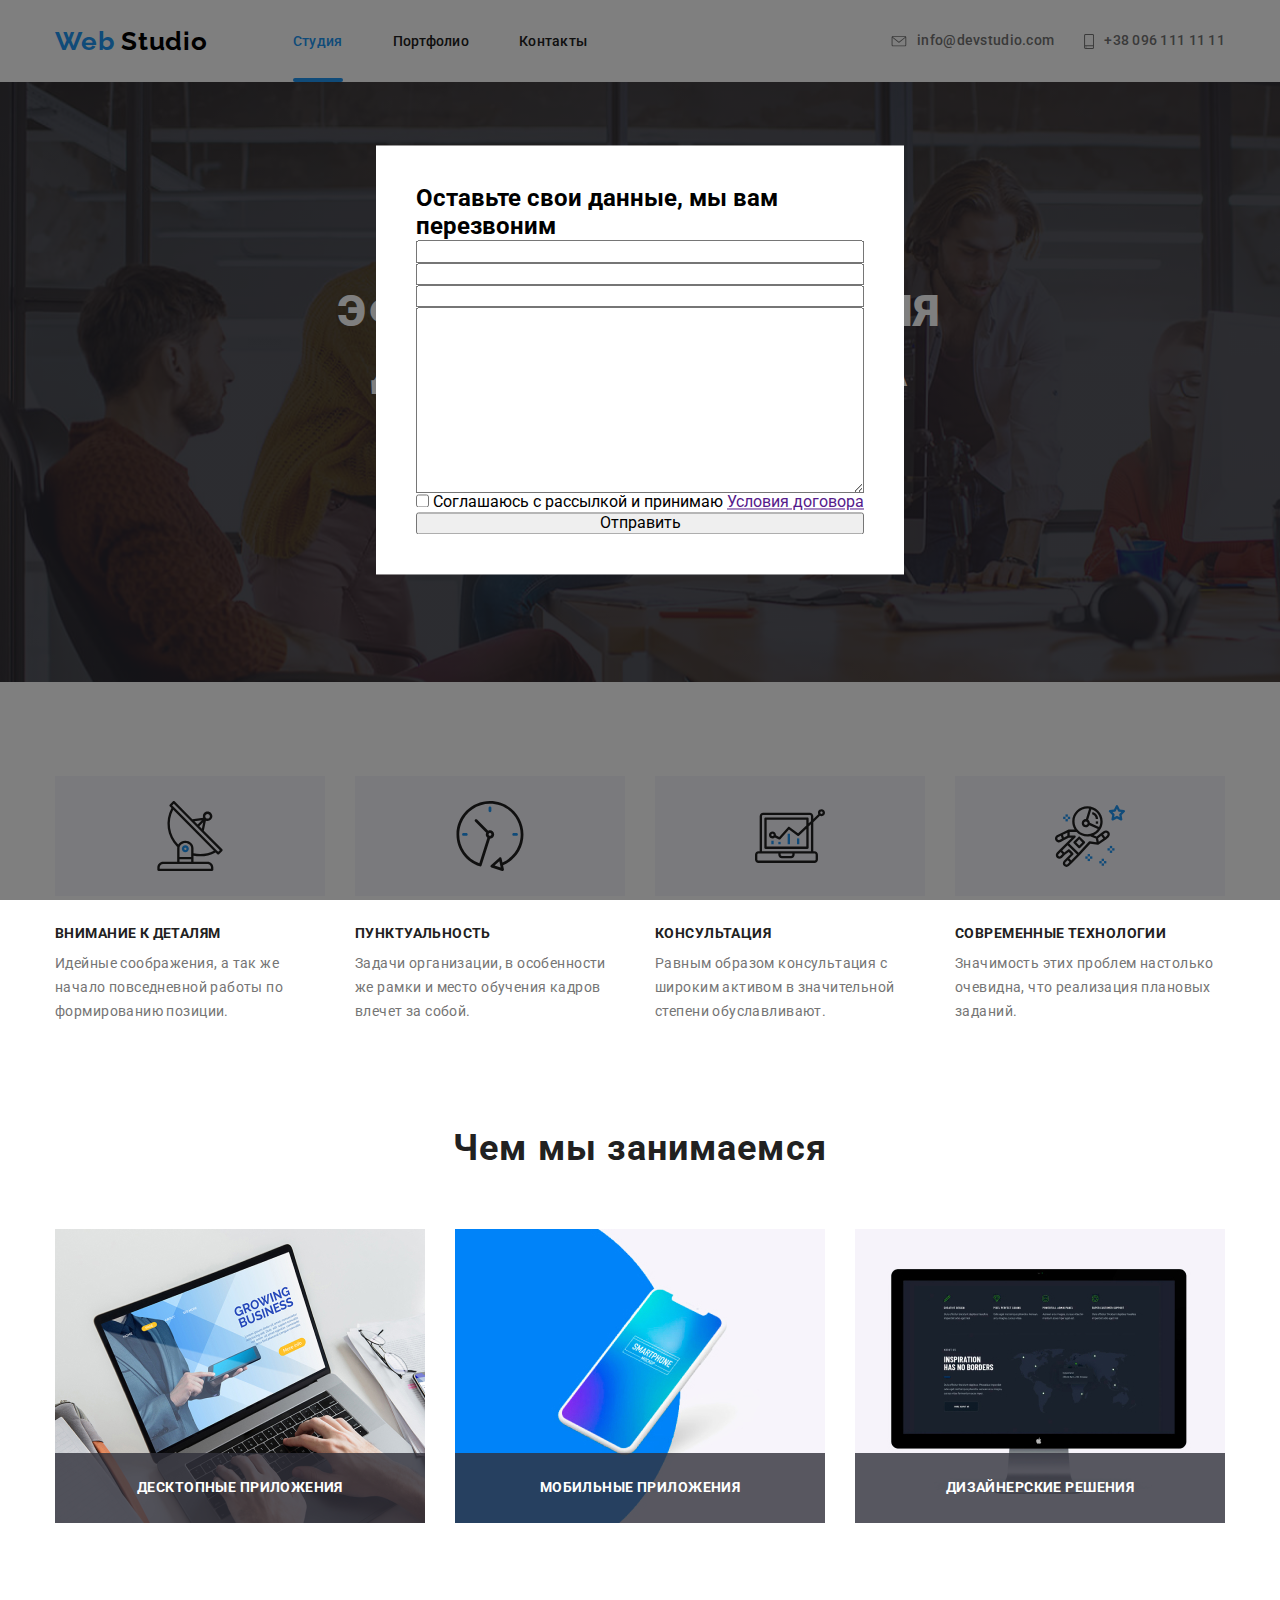
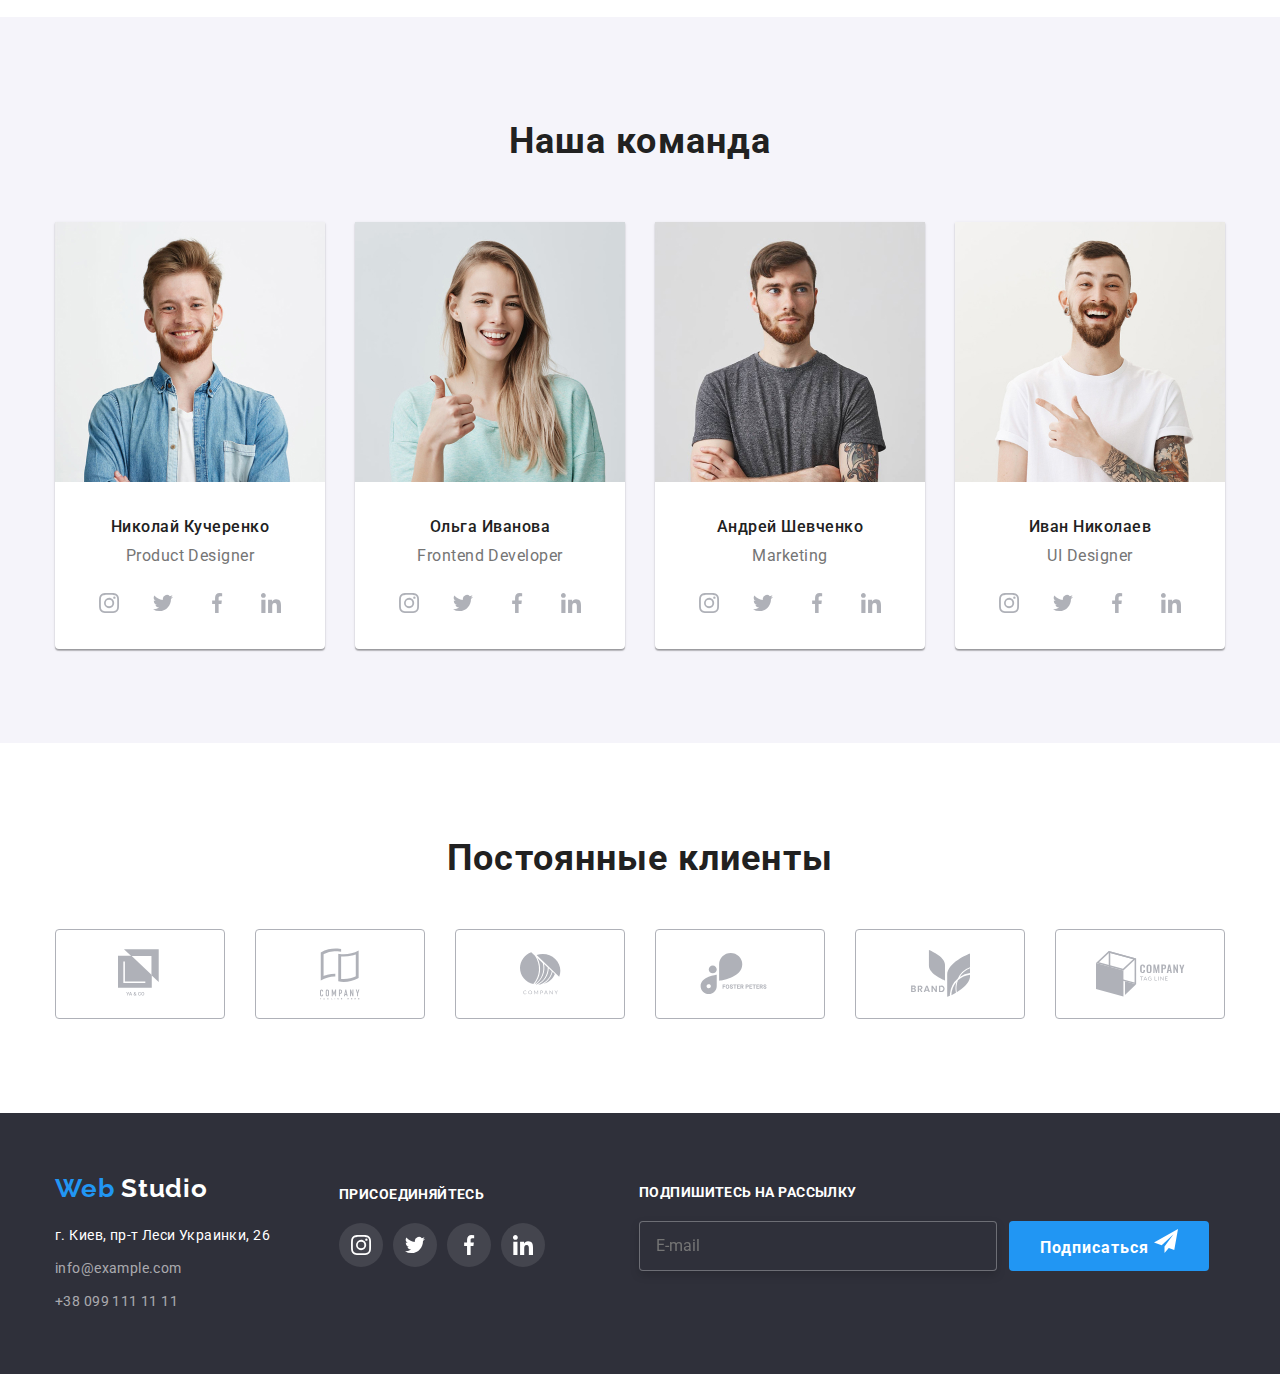
<file: index.html>
<!DOCTYPE html>
<html lang="ru">
<head>
    <meta charset="UTF-8">
    <meta name="viewport" content="width=device-width, initial-scale=1.0">
    <title>Web Studio</title>
    <link rel="stylesheet" href="./css/normalize.css">
    <link rel="stylesheet" href="./css/styles.css">
    <link href="https://fonts.googleapis.com/css2?family=Raleway:wght@700&family=Roboto:wght@400;500;700;900&display=swap" rel="stylesheet">

<body>
    <!--верхняя линия-->
    <header class="header">
        <div class="container">
            <nav class="navigation">
            

                <a href="index.html" lang="en" class= "main-logo"><span class="logo-blue">Web</span> Studio</a>


                <ul class="list header-nav-links">
                    <li class="header-nav-link header-nav-link-active">
                    
                        <a href="index.html"  class="nav-item-active nav-active">Студия</a>
                    </li>
                    <li class="header-nav-link">
                        <a href="portfolio.html" class="nav-item-passive">Портфолио</a>
                    </li>
                    <li class="header-nav-link">
                        <a href="" class="nav-item-passive">Контакты</a>
                    </li>
                </ul>
            </nav>

            <ul class= "list list-adress-link">
                <li class="adress-link">
                  
                    <a href="mailto:info@devstudio.com" class="adress-item header-mail">
                        <svg width= "16" height= "11">
                            <use href="./images/sprite.svg#icon-envelope"></use>
                        </svg>info@devstudio.com</a>
                </li>
                <li class="adress-link">
                    
                    <a href="tel:+380961111111" class="adress-item header-tel">
                        <svg width= "10" height= "15">
                            <use href="./images/sprite.svg#icon-smartphone"></use>
                        </svg>+38 096 111 11 11</a>
                </li>
            </ul>
        </div>
    </header>

    <main>
        <!--section-->
       
            <section class="main-section">
                <h1>эффективные решения <br> для вашего бизнеса</h1>
                <button class="order-button">Заказать услугу</button>
            </section>
        

        <!--особенности-->
        
       
        <section>
            <div class="container features-cont">
           
            <h2 class="visually-hidden">особенности</h2>
            <ul class= "list flex-list">
                <li class="features-item">
                    <div class="features-img-container1">
                    </div>
                    <h3 class="features-title">внимание к деталям</h3>
                    <p class="features-text">Идейные соображения, а так же начало повседневной работы по формированию позиции.</p>
                </li>
                <li class="features-item">
                    <div class="features-img-container2">
                    </div>
                    <h3 class="features-title">пунктуальность</h3>
                    <p class="features-text">Задачи организации, в особенности же рамки и место обучения кадров влечет за собой.</p>
                </li>
                <li class="features-item">
                    <div class="features-img-container3">
                        
                    </div>
                    <h3 class="features-title">консультация</h3>
                    <p class="features-text">Равным образом консультация с широким активом в значительной степени обуславливают.</p>
                </li>
                <li class="features-item">
                    <div class="features-img-container4">
                        
                    </div>
                    <h3 class="features-title">современные технологии</h3>
                    <p class="features-text">Значимость этих проблем настолько очевидна, что реализация плановых заданий.</p>
                </li>
            </ul>
        </div>    
        </section>
        

        <!--Чем мы занимаемся-->
        

        <section>
        <div class="container section-container"> 
            <h2 class="what-we-do-title">Чем мы занимаемся</h2>
            <ul class= "list flex-list">
                <li class="what-we-do-item">
                    <img src="./images/main/what_we_do/desktop.jpg" alt="Десктопные приложения" width= 370>
                    
                        <h3 class="what-we-do-text">десктопные приложения</h3>
                    
                </li>
                <li class="what-we-do-item">
                    <img src="./images/main/what_we_do/mob.jpg" alt="Мобильные приложения" width= 370>
                    
                        <h3 class="what-we-do-text">мобильные приложения</h3>
                    
                </li>
                <li class="what-we-do-item">
                    <img src="./images/main/what_we_do/des.jpg" alt="Дизайнерские решения" width= 370>
                    
                        <h3 class="what-we-do-text">дизайнерские решения</h3>
                    
                </li>               
            </ul>
        </div>
        </section>

       

        <!--Наша команда-->
        
                
                    <section class="team-section">
                        <div class="container section-team">

                        <h2 class="what-we-do-title">Наша команда</h2>
                        <ul class= "list flex-list">
                            <li class="team-member">
                                <img src="./images/main/team/designer.jpg" alt="Дизайнер" width= 270>
                                <h3 class="spec-name">Николай Кучеренко</h3>
                                <p class="prof"><span lang="en">Product Designer</span></p>
                                <ul class= "list flex-list-social-icons">
                                    <li>
                                        <a class="social-link social-icon-main" href="" aria-label="иконка инстаграма">
                                            <svg width= "44" height= "44">
                                            <use href="./images/sprite.svg#icon-inst"></use>
                                        </svg></a>
                                    </li>
                                    <li>
                                        <a class="social-link social-icon-main" href="" aria-label="иконка твиттера">
                                            <svg width= "44" height= "44">
                                            <use href="./images/sprite.svg#icon-twit"></use>
                                        </svg></a>
                                    </li>
                                    <li>
                                        <a class="social-link social-icon-main" href="" aria-label="иконка фейсбука">
                                            <svg width= "44" height= "44">
                                            <use href="./images/sprite.svg#icon-fb"></use>
                                        </svg></a>
                                    </li>
                                    <li>
                                        <a class="social-link social-icon-main" href="" aria-label="иконка линкедин">
                                            <svg width= "44" height= "44">
                                            <use href="./images/sprite.svg#icon-in"></use>
                                        </svg></a>
                                    </li>
                                </ul>
                            </li>
                            <li class="team-member">
                                <img src="./images/main/team/developer.jpg" alt="Разработчик" width= 270>
                                <h3 class="spec-name">Ольга Иванова</h3>
                                <p class="prof"><span lang="en"> Frontend Developer</span></p>
                                    <ul class= "list flex-list-social-icons">
                                        <li>
                                            <a class="social-link social-icon-main" href="" aria-label="иконка инстаграма">
                                                <svg width= "44" height= "44">
                                                <use href="./images/sprite.svg#icon-inst"></use>
                                            </svg></a>
                                        </li>
                                        <li>
                                            <a class="social-link social-icon-main" href="" aria-label="иконка твиттера">
                                                <svg width= "44" height= "44">
                                                <use href="./images/sprite.svg#icon-twit"></use>
                                            </svg></a>
                                        </li>
                                        <li>
                                            <a class="social-link social-icon-main" href="" aria-label="иконка фейсбука">
                                                <svg width= "44" height= "44">
                                                <use href="./images/sprite.svg#icon-fb"></use>
                                            </svg></a>
                                        </li>
                                        <li>
                                            <a class="social-link social-icon-main" href="" aria-label="иконка линкедин">
                                                <svg width= "44" height= "44">
                                                <use href="./images/sprite.svg#icon-in"></use>
                                            </svg></a>
                                        </li>
                                    </ul>
                            </li>
                            <li class="team-member">       
                                <img src="./images/main/team/marketing.jpg" alt="Маркетолог" width= 270>       
                                <h3 class="spec-name">Андрей Шевченко</h3>       
                                <p class="prof"><span lang="en">Marketing</span></p>
                                    <ul class= "list flex-list-social-icons">
                                        <li>
                                            <a class="social-link social-icon-main" href="" aria-label="иконка инстаграма">
                                                <svg width= "44" height= "44">
                                                <use href="./images/sprite.svg#icon-inst"></use>
                                            </svg></a>
                                        </li>
                                        <li>
                                            <a class="social-link social-icon-main" href="" aria-label="иконка твиттера">
                                                <svg width= "44" height= "44">
                                                <use href="./images/sprite.svg#icon-twit"></use>
                                            </svg></a>
                                        </li>
                                        <li>
                                            <a class="social-link social-icon-main" href="" aria-label="иконка фейсбука">
                                                <svg width= "44" height= "44">
                                                <use href="./images/sprite.svg#icon-fb"></use>
                                            </svg></a>
                                        </li>
                                        <li>
                                            <a class="social-link social-icon-main" href="" aria-label="иконка линкедин">
                                                <svg width= "44" height= "44">
                                                <use href="./images/sprite.svg#icon-in"></use>
                                            </svg></a>
                                        </li>
                                    </ul>
                            </li>
                            <li class="team-member">
                                <img src="./images/main/team/UI.jpg" alt="Дизайнер приложений" width= 270>
                                <h3 class="spec-name">Иван Николаев</h3>
                                <p class="prof"><span lang="en">UI Designer</span></p>
                                    <ul class= "list flex-list-social-icons">
                                        <li>
                                            <a class="social-link social-icon-main" href="" aria-label="иконка инстаграма">
                                                <svg width= "44" height= "44">
                                                <use href="./images/sprite.svg#icon-inst"></use>
                                            </svg></a>
                                        </li>
                                        <li>
                                            <a class="social-link social-icon-main" href="" aria-label="иконка твиттера">
                                                <svg width= "44" height= "44">
                                                <use href="./images/sprite.svg#icon-twit"></use>
                                            </svg></a>
                                        </li>
                                        <li>
                                            <a class="social-link social-icon-main" href="" aria-label="иконка фейсбука">
                                                <svg width= "44" height= "44">
                                                <use href="./images/sprite.svg#icon-fb"></use>
                                            </svg></a>
                                        </li>
                                        <li>
                                            <a class="social-link social-icon-main" href="" aria-label="иконка линкедин">
                                                <svg width= "44" height= "44">
                                                <use href="./images/sprite.svg#icon-in"></use>
                                            </svg></a>
                                        </li>
                                    </ul>
                            </li>
                        </ul>
                    </div>
                    </section>
            

        <!--постоянные клиенты-->
        
            <section>
                <div class="container section-container">
                <h2 class="clients">Постоянные клиенты</h2>
                <ul class= "list clients-list">
                    <li class="clients-list-item">
                        <a class="clients-item-link" href="">
                        <svg width= "45" height= "50">
                            <use href="./images/sprite.svg#icon-logo1"></use>
                        </svg></a>
                    </li>
                    <li class="clients-list-item">
                        <a class="clients-item-link2" href="">
                            <svg width= "40" height= "52">
                            <use href="./images/sprite.svg#icon-logo2"></use>
                        </svg></a>
                    </li>
                    <li class="clients-list-item">
                        <a class="clients-item-link" href="">
                            <svg width= "41" height= "43">
                            <use href="./images/sprite.svg#icon-logo3"></use>
                        </svg></a>
                    </li>
                    <li class="clients-list-item">
                        <a class="clients-item-link" href="">
                            <svg width= "80" height= "42">
                            <use href="./images/sprite.svg#icon-logo4"></use>
                        </svg></a>
                    </li>
                    <li class="clients-list-item">
                        <a class="clients-item-link" href="">
                            <svg width= "59" height= "47">
                            <use href="./images/sprite.svg#icon-logo5"></use>
                        </svg></a>
                    </li>
                    <li class="clients-list-item">
                        <a class="clients-item-link" href="">
                            <svg width= "89" height= "46">
                            <use href="./images/sprite.svg#icon-logo6"></use>
                        </svg></a>
                    </li>
                </ul>
            </div>
            </section>
        
        <!--modal-window-->
        <div class="backdrop">
           <form class="modal-form" action="#">
               <h2 class="modal-form-title">Оставьте свои данные, мы вам перезвоним</h2>
               <input type="text" class="modal-form-input">
               <input type="text" class="modal-form-input">
               <input type="text" class="modal-form-input">
              
               <textarea name="" id="" cols="30" rows="10" class="modal-form-message">

               </textarea>
               <label for="" class="modal-form-option-label">
                    <input type="checkbox" name="" id="" class="modal-form-checkbox">   
                    <span class="modal-form-action-span">
                        Соглашаюсь с рассылкой и принимаю <a href="">Условия договора</a>
                    </span>
                </label>
                <button type="submit">Отправить</button>
           </form> 
        </div>
            

    </main>
    <!-- FOOTER -->
    <footer>
        <div class="container footer-container">
        <div class="left-side">
            <a href="" lang="en" class="bot-logo">
                <span class="logo-blue">Web</span> Studio
            </a>
            <address class="footer-adress">

            <ul class= "list">
                <li class="adress-list-item">
                        <a href="https://goo.gl/maps/bXEp62qemY7b6ZwU9" target="_blank" class="address">г. Киев, пр-т Леси Украинки, 26</a>
                </li>
                <li class="adress-list-item">
                        <a href="mailto:info@example.com" class="mail-phone"><span lang="en">info@example.com</span></a>
                </li>
                <li class="adress-list-item">
                        <a href="tel:+380991111111" class="mail-phone">+38 099 111 11 11</a>
                </li>
            </ul>
        </address>

       
        </div>

        <div class="right-side">
            <b>присоединяйтесь</b>
            <ul class= "list footer-social-icons-list">
                <li class="footer-social-icon-item">
                    <a class="social-link social-link-bot" href="" aria-label="иконка инстаграма">
                        <svg width= "44" height= "44">
                        <use href="./images/sprite.svg#icon-inst-bot"></use>
                    </svg></a>
                </li>
                <li class="footer-social-icon-item">
                    <a class="social-link social-link-bot" href="" aria-label="иконка твиттера">
                        <svg width= "44" height= "44">
                        <use href="./images/sprite.svg#icon-twit-bot"></use>
                    </svg></a>
                </li>
                <li class="footer-social-icon-item">
                    <a class="social-link social-link-bot" href="" aria-label="иконка фейсбука">
                        <svg width= "44" height= "44">
                        <use href="./images/sprite.svg#icon-fb-bot"></use>
                    </svg></a>
                </li>
                <li class="footer-social-icon-item">
                    <a class="social-link social-link-bot" href="" aria-label="иконка линкедин">
                        <svg width= "44" height= "44">
                        <use href="./images/sprite.svg#icon-in-bot"></use>
                    </svg></a>
                </li>
            </ul>
        </div>
        <!--SUBSCRIBE-->
       
            
               <form class="subscribe-form" action="#">
                <div class="subscribe">
                
                    <h2 class="subscr">подпишитесь на рассылку</h2>
                    <input class="sub-input" type="email" placeholder="E-mail" required>
                </div>
                <div class="footer-button">
                    <button type="submit" class="foot-button">Подписаться
                        <svg width= "24" height= "24">
                        <use href="./images/sprite.svg#icon-tg"></use>
                        </svg>
                    </button>
                </div> 

                </form> 
              
        

       </div>
    
    </footer>
</body>
</html>
</file>
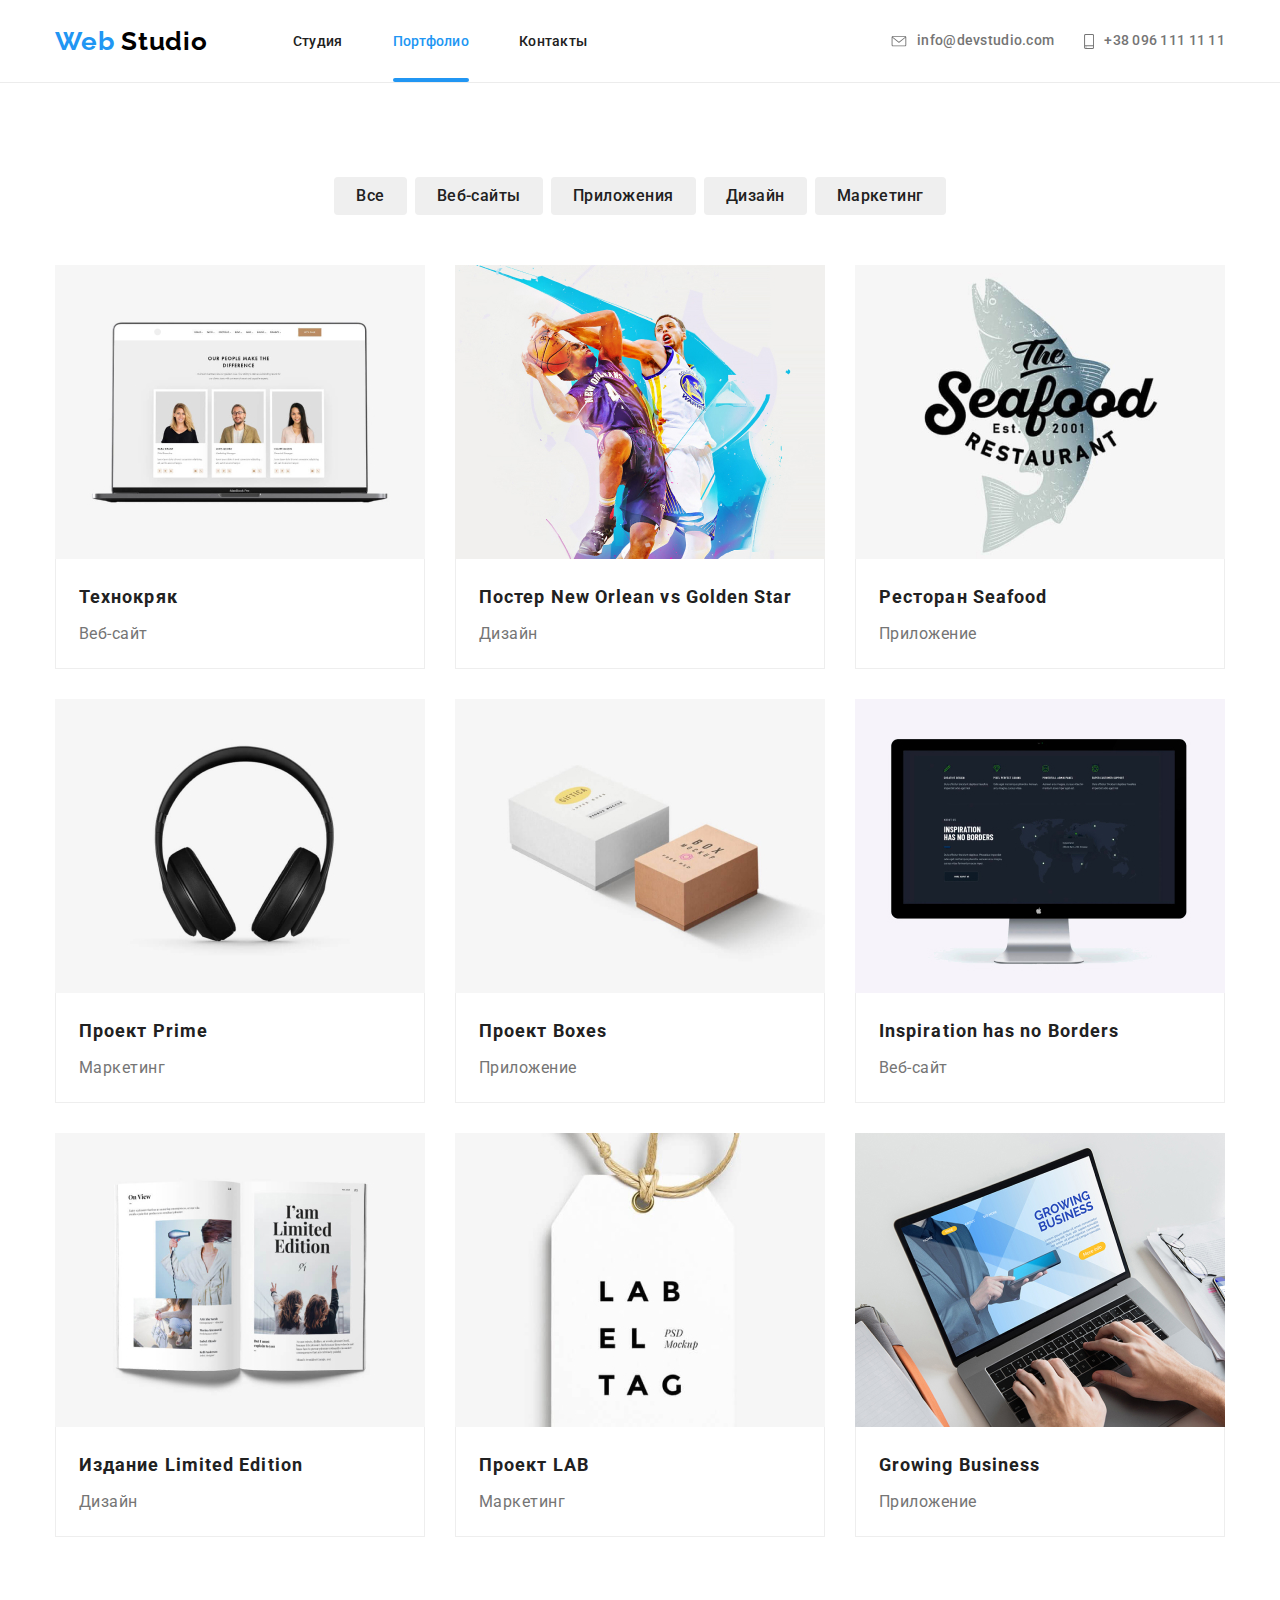
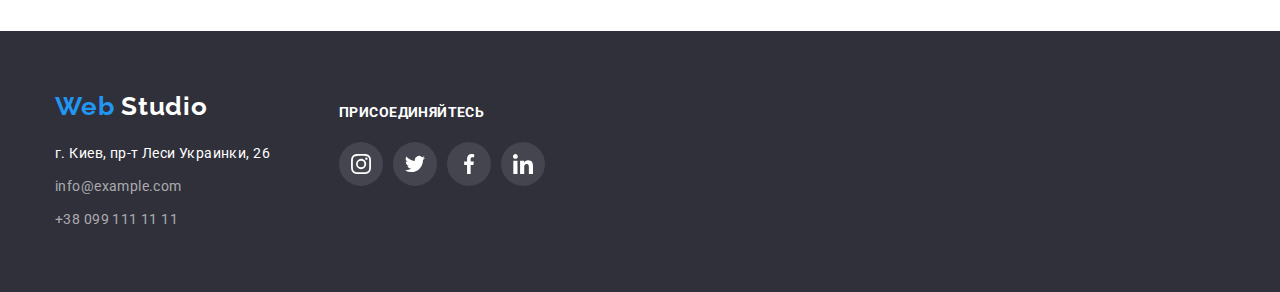
<file: portfolio.html>
<!DOCTYPE html>
<html lang="ru">
<head>
    <meta charset="UTF-8">
    <meta name="viewport" content="width=device-width, initial-scale=1.0">
    <title>Портфолио</title>
    <link rel="stylesheet" href="./css/normalize.css">
    <link rel="stylesheet" href="./css/styles.css">
    <link href="https://fonts.googleapis.com/css2?family=Raleway:wght@700&family=Roboto:wght@400;500;700;900&display=swap" rel="stylesheet">

</head>
<body>

        <!--верхняя линия-->
        <header class="header header-port-cont">
            <div class="container">
                <nav class="navigation">
                
    
                    <a href="index.html" lang="en" class= "main-logo"><span class="logo-blue">Web</span> Studio</a>
    
    
                    <ul class="list header-nav-links">
                        <li class="header-nav-link">
                        
                            <a href="index.html"  class="nav-item-passive">Студия</a>
                        </li>
                        <li class="header-nav-link header-nav-link-active">
                            <a href="portfolio.html" class="nav-item-active nav-active">Портфолио</a>
                        </li>
                        <li class="header-nav-link">
                            <a href="" class="nav-item-passive">Контакты</a>
                        </li>
                    </ul>
                </nav>
    
                <ul class= "list list-adress-link">
                    <li class="adress-link">
                      
                        <a href="mailto:info@devstudio.com" class="adress-item header-mail">
                            <svg width= "16", height= "11">
                                <use href="./images/sprite.svg#icon-envelope"></use>
                            </svg>info@devstudio.com</a>
                    </li>
                    <li class="adress-link">
                        
                        <a href="tel:+380961111111" class="adress-item header-tel">
                            <svg width= "10", height= "15">
                                <use href="./images/sprite.svg#icon-smartphone"></use>
                            </svg>+38 096 111 11 11</a>
                    </li>
                </ul>
            </div>
        </header>
    

    <main>
        <!--скрытая секция -->
        <section>
            <div class="container section-container">
            <h1 class="visually-hidden">портфолио</h1>
        
        <!--кнопки-->

        <ul class= "list portfolio-list">
            <li class="proj-type-button-container">
                <button type="button" class="proj-type-button">Все</button>
            </li>
            <li class="proj-type-button-container">
                <button type="button" class="proj-type-button">Веб-сайты</button>
            </li>
            <li class="proj-type-button-container">
                <button type="button" class="proj-type-button">Приложения</button>
            </li>
            <li class="proj-type-button-container">
                <button type="button" class="proj-type-button">Дизайн</button>
            </li>
            <li class="proj-type-button-container">
                <button type="button" class="proj-type-button">Маркетинг</button>
            </li>
        </ul>
        <!--галерея -->
        
    
        <ul class="list gallery-list">
            <li class="gallery-list-container">
                <a href="" class="link gallery-list-item">
                    <div class="overlay-container">
                       
                        <img class="gallery-list-img" src="./images/portfolio/projects/tk.jpg" alt="Веб-сайт" width= "370";>
                        
                            <p class="overlay">Технокряк это современная площадка распространения коронавируса. Компании используют эту платформу для цифрового шпионажа и атак на защищённые сервера конкурентов.</p>
                           
                    </div>
                    <div class="gallery-text-container">
                        <h2 class="port-proj-title">Технокряк</h2>
                        <p class="port-skill">Веб-сайт</p>
                    </div>
                    <!---->
                    
                    <!--</div> -->
                </a>
                
            </li>
            <li class="gallery-list-container">
                <a href="" class="link gallery-list-item">
                    <div class="overlay-container">
                        <img class="gallery-list-img" src="./images/portfolio/projects/novsgs.jpg" alt="Дизайн" width= "370";> 
                        <p class="overlay">Технокряк это современная площадка распространения коронавируса. Компании используют эту платформу для цифрового шпионажа и атак на защищённые сервера конкурентов.</p>
                    </div>
                    <div class="gallery-text-container">
                        <h2 class="port-proj-title">Постер New Orlean vs Golden Star</h2>
                        <p class="port-skill">Дизайн</p>
                    </div>
                    <!--<p class="overlay">Lorem, ipsum dolor sit amet consectetur adipisicing elit. Enim iusto unde nulla veniam minus aspernatur. Eligendi aliquid aperiam asperiores repudiandae!</p>-->
                </a>
            </li>
            <li class="gallery-list-container">
                <a href="" class="link gallery-list-item">
                    <div class="overlay-container">
                    <img class="gallery-list-img" src="./images/portfolio/projects/sf.jpg" alt="Приложение" width= "370";> 
                        <p class="overlay">Технокряк это современная площадка распространения коронавируса. Компании используют эту платформу для цифрового шпионажа и атак на защищённые сервера конкурентов.</p>
                </div>
                    <div class="gallery-text-container">
                        <h2 class="port-proj-title">Ресторан Seafood</h2>
                        <p class="port-skill">Приложение</p>
                    </div>
                    <!--<p class="overlay">Lorem ipsum dolor sit amet consectetur adipisicing elit. Vitae eos ex nobis a, ipsum placeat voluptas ipsam? Neque, dicta cumque. Eligendi aliquid aperiam asperiores!</p>-->
                </a>
            </li>
            <li class="gallery-list-container">
                <a href="" class="link gallery-list-item">
                    <div class="overlay-container">
                    <img class="gallery-list-img" src="./images/portfolio/projects/pr.jpg" alt="Маркетинг" width= "370";> 
                        <p class="overlay">Технокряк это современная площадка распространения коронавируса. Компании используют эту платформу для цифрового шпионажа и атак на защищённые сервера конкурентов.</p>
                </div>
                    <div class="gallery-text-container">
                        <h2 class="port-proj-title">Проект Prime</h2>
                        <p class="port-skill">Маркетинг</p>
                    </div>
                    <!--<p class="overlay">Lorem ipsum dolor sit amet consectetur adipisicing elit. Vitae eos ex nobis a, ipsum placeat voluptas ipsam? Neque, dicta cumque. Eligendi aliquid aperiam asperiores!</p>-->
                </a>
            </li>
            <li class="gallery-list-container">
                <a href="" class="link gallery-list-item">
                    <div class="overlay-container">
                    <img class="gallery-list-img" src="./images/portfolio/projects/bx.jpg" alt="Приложение" width= "370";> 
                        <p class="overlay">Технокряк это современная площадка распространения коронавируса. Компании используют эту платформу для цифрового шпионажа и атак на защищённые сервера конкурентов.</p>
                </div>
                    <div class="gallery-text-container">
                        <h2 class="port-proj-title">Проект Boxes</h2>
                        <p class="port-skill">Приложение</p>
                    </div>
                    <!--<p class="overlay">Технокряк это современная площадка распространения коронавируса. Компании используют эту платформу для цифрового шпионажа и атак на защищённые сервера конкурентов.</p>-->
                </a>
            </li>
            <li class="gallery-list-container">
                <a href="" class="link gallery-list-item">
                    <div class="overlay-container">
                    <img class="gallery-list-img" src="./images/portfolio/projects/insp.jpg" alt="Веб-сайт" width= "370";> 
                    <p class="overlay">Технокряк это современная площадка распространения коронавируса. Компании используют эту платформу для цифрового шпионажа и атак на защищённые сервера конкурентов.</p>
                    </div>
                    <div class="gallery-text-container">
                        <h2 class="port-proj-title">Inspiration has no Borders</h2>
                        <p class="port-skill">Веб-сайт</p>
                    </div>
                    <!--<p class="overlay">Технокряк это современная площадка распространения коронавируса. Компании используют эту платформу для цифрового шпионажа и атак на защищённые сервера конкурентов.</p>-->
                </a>
            </li>
            <li class="gallery-list-container">
                <a href="" class="link gallery-list-item">
                    <div class="overlay-container">
                    <img class="gallery-list-img" src="./images/portfolio/projects/le.jpg" alt="Дизайн" width= "370";> 
                    <p class="overlay">Технокряк это современная площадка распространения коронавируса. Компании используют эту платформу для цифрового шпионажа и атак на защищённые сервера конкурентов.</p>    
                </div>
                    <div class="gallery-text-container">
                        <h2 class="port-proj-title">Издание Limited Edition</h2>
                        <p class="port-skill">Дизайн</p>
                    </div>
                    <!--<p class="overlay">Технокряк это современная площадка распространения коронавируса. Компании используют эту платформу для цифрового шпионажа и атак на защищённые сервера конкурентов.</p>-->
                </a>
            </li>
            <li class="gallery-list-container">
                <a href="" class="link gallery-list-item">
                    <div class="overlay-container">
                    <img class="gallery-list-img" src="./images/portfolio/projects/lab.jpg" alt="Маркетинг" width= "370";> 
                    <p class="overlay">Технокряк это современная площадка распространения коронавируса. Компании используют эту платформу для цифрового шпионажа и атак на защищённые сервера конкурентов.</p>    
                </div>
                    <div class="gallery-text-container">
                        <h2 class="port-proj-title">Проект LAB</h2>
                        <p class="port-skill">Маркетинг</p>
                    </div>
                    <!--<p class="overlay">Технокряк это современная площадка распространения коронавируса. Компании используют эту платформу для цифрового шпионажа и атак на защищённые сервера конкурентов.</p>-->
                </a>
        
            <li class="gallery-list-container">
                <a href="" class="link gallery-list-item">
                    <div class="overlay-container">
                    <img class="gallery-list-img" src="./images/portfolio/projects/gb.jpg" alt="Приложение" width= "370";> 
                    <p class="overlay">Технокряк это современная площадка распространения коронавируса. Компании используют эту платформу для цифрового шпионажа и атак на защищённые сервера конкурентов.</p>
                </div>
                    <div class="gallery-text-container">
                        <h2 class="port-proj-title">Growing Business</h2>
                        <p class="port-skill">Приложение</p>
                    </div>
                    <!--<p class="overlay">Технокряк это современная площадка распространения коронавируса. Компании используют эту платформу для цифрового шпионажа и атак на защищённые сервера конкурентов.</p>-->
                </a>
            </li>
        </ul>
    </div>
    </section>
        
    <!--MODAL WINDOW-->



    </main>    

    <!--FOOTER-->

    <footer>
        <div class="container footer-container">
        <div class="left-side">
            <a href="" lang="en" class="bot-logo">
                <span class="logo-blue">Web</span> Studio
            </a>
            <address class="footer-adress">

            <ul class= "list">
                <li class="adress-list-item">
                        <a href="https://goo.gl/maps/bXEp62qemY7b6ZwU9" target="_blank" class="address">г. Киев, пр-т Леси Украинки, 26</a>
                </li>
                <li class="adress-list-item">
                        <a href="mailto:info@example.com" class="mail-phone"><span lang="en">info@example.com</span></a>
                </li>
                <li class="adress-list-item">
                        <a href="tel:+380991111111" class="mail-phone">+38 099 111 11 11</a>
                </li>
            </ul>
        </address>

       
        </div>

        <div class="right-side">
            <b>присоединяйтесь</b>
            <ul class= "list footer-social-icons-list">
                <li class="footer-social-icon-item">
                    <a class="social-link social-link-bot" href="" aria-label="иконка инстаграма">
                        <svg width= "44" height= "44">
                        <use href="./images/sprite.svg#icon-inst-bot"></use>
                    </svg></a>
                </li>
                <li class="footer-social-icon-item">
                    <a class="social-link social-link-bot" href="" aria-label="иконка твиттера">
                        <svg width= "44" height= "44">
                        <use href="./images/sprite.svg#icon-twit-bot"></use>
                    </svg></a>
                </li>
                <li class="footer-social-icon-item">
                    <a class="social-link social-link-bot" href="" aria-label="иконка фейсбука">
                        <svg width= "44" height= "44">
                        <use href="./images/sprite.svg#icon-fb-bot"></use>
                    </svg></a>
                </li>
                <li class="footer-social-icon-item">
                    <a class="social-link social-link-bot" href="" aria-label="иконка линкедин">
                        <svg width= "44" height= "44">
                        <use href="./images/sprite.svg#icon-in-bot"></use>
                    </svg></a>
                </li>
            </ul>
        </div>
        <!--SUBSCRIBE-->
       <!-- <div class="subscribe">
            <p>подпишитесь на рассылку<br>
                <input type="text">
               </p>
        </div>

        <div class="footer-button">
            <button class="foot-button">Подписаться
                <svg width= "24" height= "24">
                <use href="./images/sprite.svg#icon-tg"></use>
            </svg></button>
        </div> -->

    </div>
    </footer>
    
</body>
</html>
</file>
<file: css/styles.css>
:root {
    --main-font: "Roboto", sans-serif;
    --logo-font: "Raleway", sans-serif;
    --bold-title-color: #212121;
    --accent-color: #2196F3;
    --p-text-color: #757575;
    --main-header-color: #FFFFFF;
    --mail-phone-bot-color: rgba(255, 255, 255, 0.6);
    --black-colour:  #000000;
    --decor-color: rgba(175, 177, 184, 1);
}
html {
    box-sizing: border-box;
  }
  
  *,
  *::before,
  *::after {
    box-sizing: inherit;
    margin: 0;
    padding: 0;
  }

  body{
    font-family: var(--main-font);
    background-color: var(--main-header-color);
    font-style: normal;
}

.container{
    width: 1200px;
    padding-left: 15px;
    padding-right: 15px;
     
    margin-left: auto;
    margin-right: auto;   
    
}


/*header*/

.navigation{
    display: flex;
    align-items: center;
  
}
.list-adress-link{
    display: flex;
  
}





.adress-item{
    
    display: flex;
    align-items: center;
    font-weight: 500;
    font-size: 14px;
    line-height: 1.42;
    letter-spacing: 0.02em;
    color: var(--p-text-color);
    text-decoration: none;
    list-style: none;    
}

.adress-link{
    transition: 0.25s cubic-bezier(0.4, 0, 0.2, 1);
}

.adress-item svg{
    margin-right: 10px;
    
}

.adress-item:hover,
.adress-item:focus,
.adress-link:hover,
.adress-link:focus{
    --color2: var(--accent-color);
    color: var(--accent-color);
}

.adress-link:not(:last-child){
    margin-right: 30px;
}

.header-nav-link{
    padding-bottom: 32px;
    padding-top: 32px;

}
    
.header-nav-links{
    display: flex;
    margin-left: 85px;
    padding-left: 0px;
}
.header-nav-link:not(:last-child){
    margin-right: 50px;
}

.header-nav-link-active{
    position: relative;
}

.nav-active::after{
    position: absolute;
    bottom: 0;
    left: 0;
    display: block;
    content: "";
    width: 100%;
    height: 4px;
    
    background: var(--accent-color);
    border-radius: 2px;
}

.header .container{
    display: flex;
    align-items: center;
    justify-content: space-between;

}



/*шапка*/
.main-logo{
    font-family: var(--logo-font);
    color: var(--black-colour);
    font-style: normal;
    font-weight: bold;
    font-size: 26px;
    line-height: 1.2;
    letter-spacing: 0.03em;
    text-decoration: none;

}

.logo-blue{
    color: var(--accent-color);

}

.nav-item-active,
.nav-item-passive{
    
  
    font-weight: 500;
    font-size: 14px;
    line-height: 1.14;
    letter-spacing: 0.02em;
    
}

.nav-item-passive{
    color: var(--bold-title-color);
    transition: 0.25s cubic-bezier(0.4, 0, 0.2, 1);
}

.nav-item-active{
    color: var(--accent-color);
}

.nav-item-passive:hover,
.nav-item-passive:focus{
    color: var(--accent-color);

}



.list{
    list-style: none;
    text-decoration: none;
}



.nav-item-active,
.nav-item-passive,
.link{
    text-decoration: none;
}
/*<!--SECTION-->*/

h1{
    
    color: var(--main-header-color);
   
    font-weight: 900;
    font-size: 44px;
    line-height: 1.36;
    text-align: center;
    letter-spacing: 0.06em;
    text-transform: uppercase;  
    margin-bottom: 30px;
    margin-top: 0px;
    
}



.main-section{
    padding-top: 200px;
    padding-bottom: 200px;
    background-image: linear-gradient(rgba(47, 48, 58, 0.8), rgba(47, 48, 58, 0.8)), url(../images/main/header/Headerimg.jpg);
    background-repeat: no-repeat;
    background-size: cover;
    max-width: 1600px;
    margin-right: auto;
    margin-left: auto;
}

.hero{

}
.order-button{
    min-width: 200px;
    min-height: 50px;
    margin-right: auto;
    margin-left: auto;
    font-weight: bold;
    font-size: 16px;
    line-height: 1.87;
    display: block;
    text-align: center;
    letter-spacing: 0.06em;
    color: var(--main-header-color);
    background-color: var(--accent-color);
    border-radius: 4px;
    border: hidden;
    box-shadow: 0px 4px 4px rgba(0, 0, 0, 0.15);
    transition: 0.25s cubic-bezier(0.4, 0, 0.2, 1);
}

.order-button:hover,
.order-button:focus{
    color: var(--main-header-color);
}

.section-container{
    padding-top: 94px;
    padding-bottom: 94px;

}
/*<!--особенности-->*/
.visually-hidden {
    position: absolute;
    width: 1px;
    height: 1px;
    margin: -1px;
    border: 0;
    padding: 0;
    white-space: nowrap;
    clip-path: inset(100%);
    clip: rect(0 0 0 0);
    overflow: hidden;
  }
  
.flex-list{
    display: flex;
   
}
.features-item{
    width: 270px;
    
}
.features-item:not(:last-child){
    margin-right: 30px;
}
.features-img-container1{
    width: 270px;
    height: 120px;
    background-image: url(../images/main/features/antenna1.svg);
    background-repeat: no-repeat;
    background-position: center center;
    background-color: #f5f4fa;
}
.features-img-container2{
    width: 270px;
    height: 120px;
    background-image: url(../images/main/features/clock1.svg);
    background-repeat: no-repeat;
    background-position: center center;
    background-color: #f5f4fa;
}
.features-img-container3{
    width: 270px;
    height: 120px;
    background-image: url(../images/main/features/diagram1.svg);
    background-repeat: no-repeat;
    background-position: center center;
    background-color: #f5f4fa;
}
.features-img-container4{
    width: 270px;
    height: 120px;
    background-image: url(../images/main/features/astronaut1.svg);
    background-repeat: no-repeat;
    background-position: center center;
    background-color: #f5f4fa;
}
.features-img{
    margin: 25px 100px;
    
}

.features-title{
   
    
    font-weight: bold;
    font-size: 14px;
    line-height: 1.14;
    letter-spacing: 0.03em;
    text-transform: uppercase;

    color: var(--bold-title-color);
    margin-top: 30px;


}

.features-text{
    
    
    font-weight: normal;
    font-size: 14px;
    line-height: 1.71;

    letter-spacing: 0.03em;

    color: var(--p-text-color);
    margin-top: 10px;
}

/*<!--Чем мы занимаемся-->*/
.what-we-do-title{
    
    margin-bottom: 50px;
    font-weight: bold;
    font-size: 36px;
    line-height: 1.7;
    text-align: center;
    letter-spacing: 0.03em;

    color: var(--bold-title-color);
}

.what-we-do-item:not(:last-child){
    margin-right: 30px;

}
.what-we-do-item>img{
    display: block;
}
.what-we-do-item{
    position: relative;
}
.what-we-do-text{
    position: absolute;
    bottom: 0;
    left: 0;
    width: 370px;
    height: 70px;
    text-align: center;
    padding-top: 27px;
    padding-bottom: 27px;
    font-weight: bold;
    font-size: 14px;
    line-height: 1.14;
   
    letter-spacing: 0.03em;
    text-transform: uppercase;

    color: var(--main-header-color);
    background-color: rgba(47, 48, 58, 0.8);
}

/* NASHA KOMANDA */
.section-team{
    
    padding-top: 94px;
    padding-bottom: 94px;
    
}
.team-section>ul{
    padding-bottom: 94px;

}
.team-section>h2{
    padding-top: 94px;
}
.team-section{
    background-color: rgba(245, 244, 250, 1);
}
.team-member{
    background-color: var(--main-header-color);
    box-shadow: 0px 2px 1px rgba(0, 0, 0, 0.2), 0px 1px 1px rgba(0, 0, 0, 0.14), 0px 1px 3px rgba(0, 0, 0, 0.12);
    border-radius: 0px 0px 4px 4px;
}
.team-member>img{
    margin-bottom: 30px;
}

.flex-list-social-icons{
    display: flex;
    /*justify-content: space-between;*/
    padding-left: 32px;
    padding-right: 32px;
    padding-bottom: 24px;
}
.flex-list-social-icons>li:not(:last-child){
    margin-right: 10px;

}

.social-icon-main{
    transition: 0.25s cubic-bezier(0.4, 0, 0.2, 1);
    fill: var(--decor-color);
    background-color: var(--main-header-color);
}

.social-icon-main:hover,
.social-icon-main:focus{
    background-color: var(--accent-color);
    fill: var(--main-header-color);
}
.team-member:not(:last-child){
    margin-right: 30px;
}
.spec-name{
    
   
    font-weight: 500;
    font-size: 16px;
    line-height: 1.19;
    /* identical to box height */

    text-align: center;
    letter-spacing: 0.03em;
    color: var(--bold-title-color);
    margin-bottom: 10px;
}

.social-link{
    display: block;
    width: 44px;
    height: 44px;
    border-radius: 50px;
    
    
}

.prof{
    
   
    font-weight: normal;
    font-size: 16px;
    line-height: 1.19;
    /* identical to box height */

    text-align: center;
    letter-spacing: 0.03em;

    color: var(--p-text-color);
    margin-bottom: 16px;
}

/*CLIENTS*/
.clients{
    font-style: normal;
    font-weight: bold;
    font-size: 36px;
    line-height: 1.17;
    text-align: center;
    letter-spacing: 0.03em;
    color: var(--bold-title-color);
    margin-bottom: 50px;
}
.clients-list{
    display: flex;
   
}

.clients-list-item a{
    width: 170px;
    height: 90px;
    display: flex;
    justify-content: center;
    align-items: center;
    border: solid var(--decor-color) 1px;
    border-radius: 4px;
    fill: var(--decor-color);
    transition: 0.25s cubic-bezier(0.4, 0, 0.2, 1);
    
}



.clients-list-item a:hover,
.clients-list-item a:focus{

    fill: var(--accent-color);
    border: solid var(--accent-color) 1px;
}



.clients-list-item:not(:last-child){
    margin-right: 30px;
}

/*modal-window*/
.backdrop{
    position: fixed;
    top: 0;
    left: 0;
    width: 100%;
    height: 100%;
    background-color: rgba(0, 0, 0, 0.5);
    z-index: 100;
}

.modal-form{
    position: absolute;
    left: 50%;
    top: 40%;
    transform: translate(-50%, -50%);
    display: flex;
    flex-direction: column;
    width: 528px;
    /*height: 581px;*/
    background-color: var(--main-header-color);
    padding: 40px;
    
}



/* FOOTER */

.footer-container{
    
    display: flex;
    padding-top: 60px;
    padding-bottom: 60px;
}

.subscribe-form{
    display: flex;
}

.subscribe{
    padding-top: 12px; 
    width: 358px;
    height: 50px;
    margin-right: 12px;
}


.left-side{
    
    margin-right: 69px;
}
.right-side{
    padding-top: 12px;
    margin-right: 94px;
}
.bot-logo{
    font-family: var(--logo-font);
    font-style: normal;
    font-weight: bold;
    font-size: 26px;
    line-height: 1.19;
    letter-spacing: 0.03em;
    color: var(--main-header-color);
    text-decoration: none;
    

}

/* ADRESSES */
.footer-adress{
    margin-top: 20px;
}
.address{
   
    font-style: normal;
    font-weight: normal;
    font-size: 14px;
    line-height: 1.71;
    letter-spacing: 0.03em;
    color: var(--main-header-color);
    text-decoration: none;
    
}
.features-cont{
    padding-top: 94px;
}

.mail-phone{
    
    font-style: normal;
    font-weight: normal;
    font-size: 14px;
    line-height: 1.71;
    
    text-decoration: none;
    letter-spacing: 0.03em;

    color: var(--mail-phone-bot-color);
}

b{
    
    font-weight: bold;
    font-size: 14px;
    line-height: 1.14;
    letter-spacing: 0.03em;
    text-transform: uppercase;
    color: var(--main-header-color);
    
}

.footer-social-icons-list{
    display: flex;
    margin-top: 20px;
}

.footer-social-icon-item:not(:last-child){
    margin-right: 10px;
}



.social-link-bot{
    background-color: rgba(255, 255, 255, 0.1);
    transition: 0.25s cubic-bezier(0.4, 0, 0.2, 1);
}

.social-link-bot:focus,
.social-link-bot:hover{
    background-color: var(--accent-color);
}






footer{
    background-color: #2F303A;
}
.adress-list-item{
    margin-top: 9px;
}

/*SUBSCRIBE*/

.subscr{
    
    font-weight: bold;
    font-size: 14px;
    line-height: 1.14;
    letter-spacing: 0.03em;
    text-transform: uppercase;
    color: var(--main-header-color);
    margin-bottom: 20px;
}

.sub-input{
    width: 358px;
    height: 50px;
    border: 1px solid rgba(255, 255, 255, 0.3);
    box-sizing: border-box;
    filter: drop-shadow(0px 4px 4px rgba(0, 0, 0, 0.15));
    border-radius: 4px;
    background-color: #2F303A;
    padding-left: 16px;
}

.footer-button{
    padding-top: 48px;
    display: flex;
}

.foot-button{
    min-width: 200px;
    height: 50px;
    
    font-weight: bold;
    font-size: 16px;
    line-height: 1.87;
    display: block;
    
    letter-spacing: 0.06em;
    color: var(--main-header-color);
    background-color: var(--accent-color);
    border-radius: 4px;
    border: 0ex;
    
}

.foot-button svg{
    align-items: center;
    justify-content: center;
}

/*
 */

/*PORTFOLIO MAIN*/

/*.all-button{
    
    
    font-weight: 500;
    font-size: 16px;
    line-height: 1.62;

    text-align: center;
    letter-spacing: 0.03em;

    color: var(--main-header-color);
    background-color: var(--accent-color);
}
*/

.header-port-cont{
   border-bottom: solid 1px rgba(236, 236, 236, 1); 
}
.portfolio-list{
    display: flex;
    justify-content: center;
    margin-bottom: 50px;
}

.proj-type-button-container:not(:last-child){
    margin-right: 8px;
}

.proj-type-button{
    transition: 0.25s cubic-bezier(0.4, 0, 0.2, 1);
}

.proj-type-button:focus,
.proj-type-button:hover{

    background-color: var(--accent-color);
    color: var(--main-header-color);
    
    box-shadow: 0px 4px 4px rgba(0, 0, 0, 0.25);
   
}

.proj-type-button{
    
    
    font-weight: 500;
    font-size: 16px;
    line-height: 1.62;
    border: none;
    border-radius: 4px;
    text-align: center;
    letter-spacing: 0.03em;
    color: var(--bold-title-color); 
    padding-top: 6px;
    padding-right: 22px;
    padding-bottom: 6px;
    padding-left: 22px;
}

/*gallery*/

.gallery-list{
    display: flex;
    flex-wrap: wrap;
}

.gallery-list-container{
    margin-right: 30px;
    margin-bottom: 30px;
}

.gallery-list-container:nth-child(3n){
    margin-right: 0px;
}

.gallery-list-container:nth-last-child(-n + 3){
    margin-bottom: 0px;
}

.gallery-list-item{
    
    display: block;
    width: 370px;
    height: 404px;
}

.gallery-list-item:focus,
.gallery-list-item:hover{
    
    box-sizing: border-box;
    box-shadow: 1px 4px 6px rgba(0, 0, 0, 0.16), 0px 4px 4px rgba(0, 0, 0, 0.06), 0px 1px 1px rgba(0, 0, 0, 0.12);
}

.gallery-list-item:focus .overlay,
.gallery-list-item:hover .overlay{
    top: 0;
}
    

.gallery-list-img{
    display: block;
}

.overlay-container{
    position: relative;
    overflow: hidden;
}

.overlay{
    position: absolute;
    top: 100%;
    left: 0px;
    width: 100%;
    height: 100%;
    display: flex;
    justify-content: center;
    align-items: center;
    padding: 63px 24px;
    font-weight: normal;
    font-size: 18px;
    line-height: 1.56;
    letter-spacing: 0.03em;
    color: var(--main-header-color);
    background: rgba(33, 150, 243, 0.9);
    transition: 0.25s cubic-bezier(0.4, 0, 0.2, 1);
    
    
    
}

.proj-descr{
    padding: 63px 24px;
    font-weight: normal;
    font-size: 18px;
    line-height: 1.56;
    letter-spacing: 0.03em;
    color: var(--main-header-color);
    
}

.port-proj-title{
    padding-top: 20px;
    padding-left: 23px;
    padding-right: 23px;
    
    font-weight: bold;
    font-size: 18px;
    line-height: 2;


    letter-spacing: 0.06em;

    color: var(--bold-title-color);
   

}

.port-skill{
    margin-top: 4px;
    padding-left: 23px;
    padding-right: 23px;
    padding-bottom: 19px;
    
    font-weight: normal;
    font-size: 16px;
    line-height: 1.87;


    letter-spacing: 0.03em;

    color: var(--p-text-color);

}

.gallery-text-container{
    border-left: solid rgba(238, 238, 238, 1) 1px;
    border-right: solid rgba(238, 238, 238, 1) 1px;
    border-bottom: solid rgba(238, 238, 238, 1) 1px;
}
</file>
